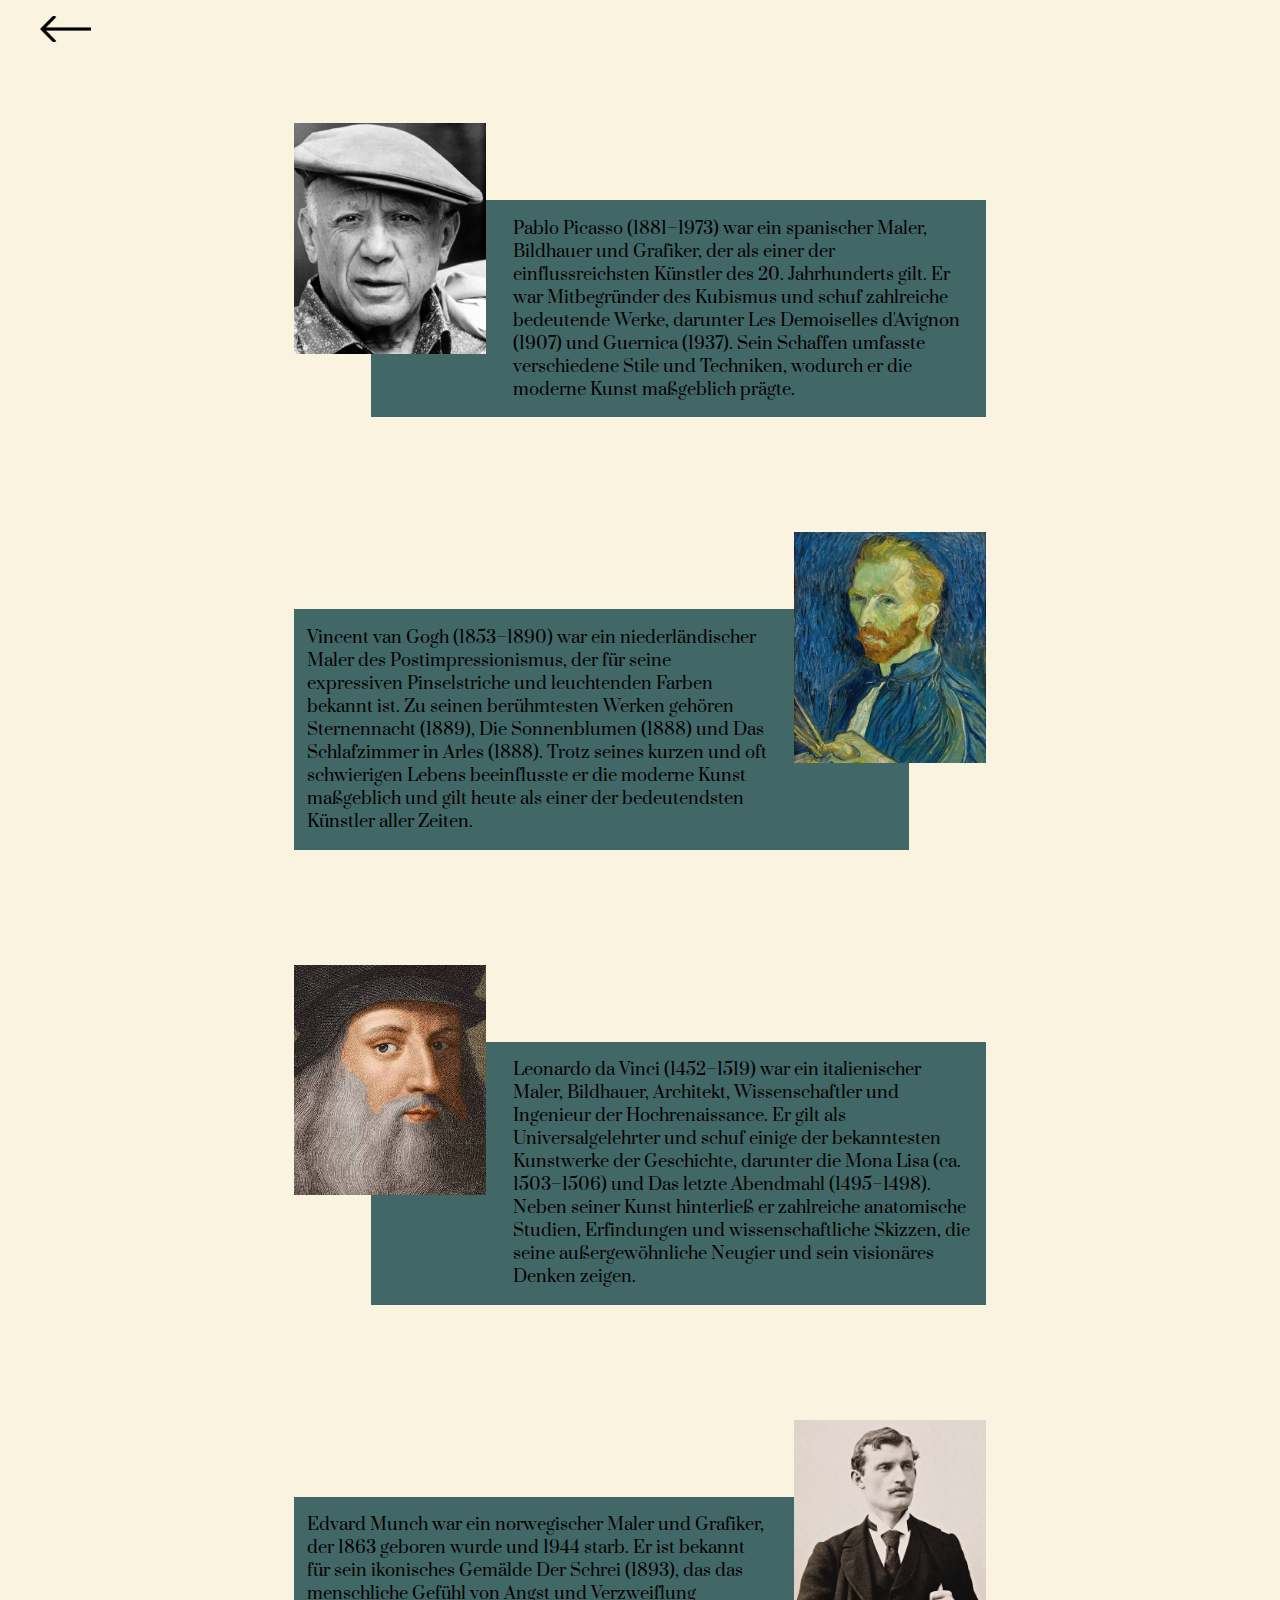
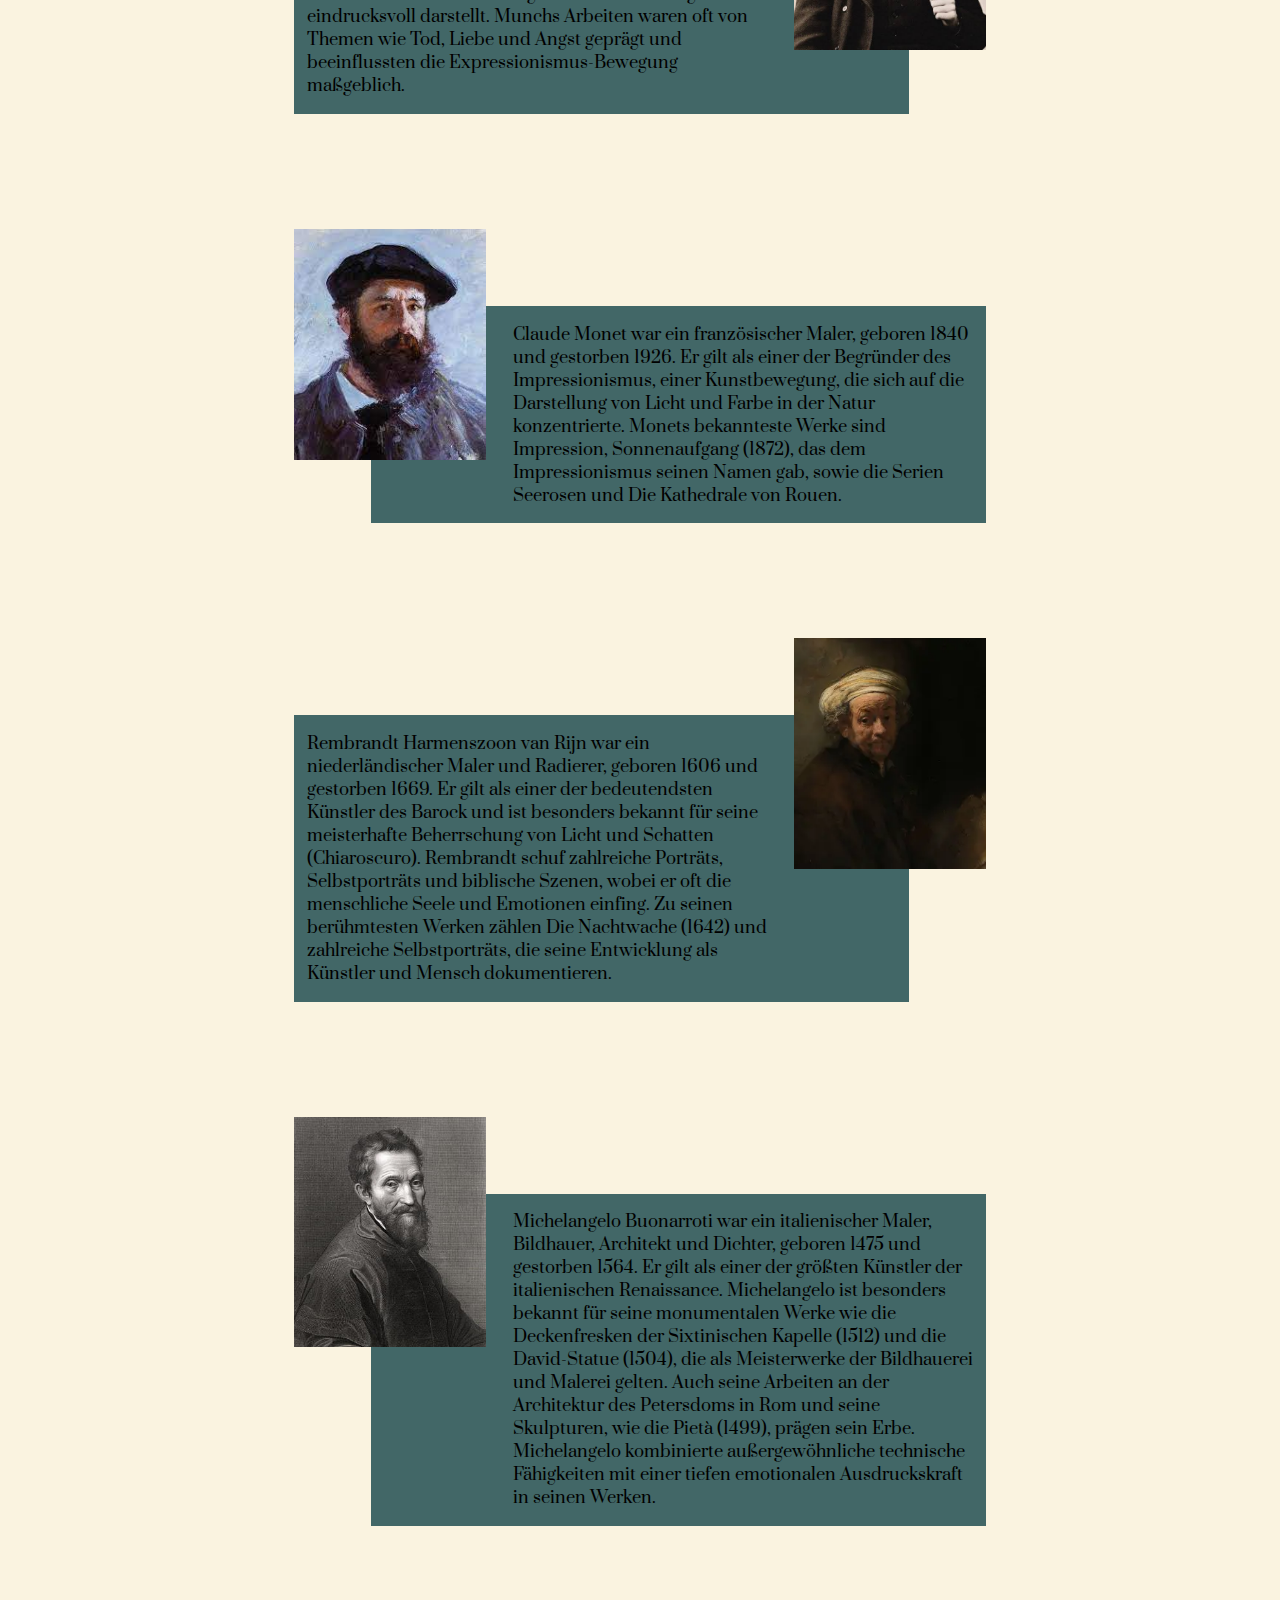
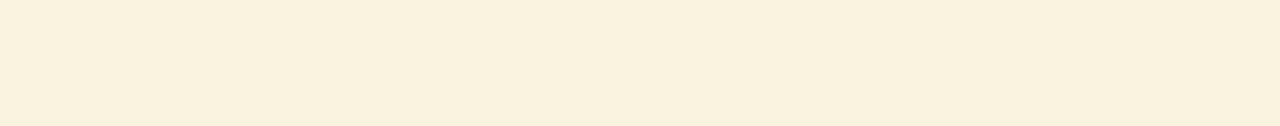
<file: html/artist.html>
<!DOCTYPE html>
<html lang="de">
<head>
    <meta charset="UTF-8">
    <!-- Sicherstellen, dass die Seite keine Zoom-Einschränkungen hat -->
    <meta name="viewport" content="width=device-width, initial-scale=1.0">
    <title>Künstler</title>
    <link href="https://fonts.googleapis.com/css2?family=Prata&display=swap" rel="stylesheet">
    <link rel="stylesheet" href="../css/artist.css">
    <link rel="stylesheet" href="../css/navigation.css">
</head>
<body>

    <main id="main-container">

        <figure id="back"></figure>

        <section class="container-one">
            <article class="description-one">
                <p class="p1">Pablo Picasso (1881–1973) war ein spanischer Maler, Bildhauer und Grafiker, der als einer der einflussreichsten Künstler des 20. Jahrhunderts gilt. Er war Mitbegründer des Kubismus und schuf zahlreiche bedeutende Werke, darunter Les Demoiselles d'Avignon (1907) und Guernica (1937). Sein Schaffen umfasste verschiedene Stile und Techniken, wodurch er die moderne Kunst maßgeblich prägte.</p>
            </article>
            <figure class="picture-one">
                <img src="../img/picasso.jpg" alt="Bild von Picasso">
            </figure>
        </section>
    
        <section class="container-two">
            <article class="description-two">
                <p class="p2">Vincent van Gogh (1853–1890) war ein niederländischer Maler des Postimpressionismus, der für seine expressiven Pinselstriche und leuchtenden Farben bekannt ist. Zu seinen berühmtesten Werken gehören Sternennacht (1889), Die Sonnenblumen (1888) und Das Schlafzimmer in Arles (1888). Trotz seines kurzen und oft schwierigen Lebens beeinflusste er die moderne Kunst maßgeblich und gilt heute als einer der bedeutendsten Künstler aller Zeiten.</p>
            </article>
            <figure class="picture-two">
                <img src="../img/vangogh.jpg" alt="Bild von Van Gogh">
            </figure>
        </section>

        <section class="container-one">
            <article class="description-one">
                <p class="p1">Leonardo da Vinci (1452–1519) war ein italienischer Maler, Bildhauer, Architekt, Wissenschaftler und Ingenieur der Hochrenaissance. Er gilt als Universalgelehrter und schuf einige der bekanntesten Kunstwerke der Geschichte, darunter die Mona Lisa (ca. 1503–1506) und Das letzte Abendmahl (1495–1498). Neben seiner Kunst hinterließ er zahlreiche anatomische Studien, Erfindungen und wissenschaftliche Skizzen, die seine außergewöhnliche Neugier und sein visionäres Denken zeigen.</p>
            </article>
            <figure class="picture-one">
                <img src="../img/davinci.jpg" alt="Bild von Davinci">
            </figure>
        </section>

        <section class="container-two">
            <article class="description-two">
                <p class="p2">Edvard Munch war ein norwegischer Maler und Grafiker, der 1863 geboren wurde und 1944 starb. Er ist bekannt für sein ikonisches Gemälde Der Schrei (1893), das das menschliche Gefühl von Angst und Verzweiflung eindrucksvoll darstellt. Munchs Arbeiten waren oft von Themen wie Tod, Liebe und Angst geprägt und beeinflussten die Expressionismus-Bewegung maßgeblich.</p>
            </article>
            <figure class="picture-two">
                <img src="../img/munch.jpg" alt="Bild von Munch">
            </figure>
        </section>

        <section class="container-one">
            <article class="description-one">
                <p class="p1">Claude Monet war ein französischer Maler, geboren 1840 und gestorben 1926. Er gilt als einer der Begründer des Impressionismus, einer Kunstbewegung, die sich auf die Darstellung von Licht und Farbe in der Natur konzentrierte. Monets bekannteste Werke sind Impression, Sonnenaufgang (1872), das dem Impressionismus seinen Namen gab, sowie die Serien Seerosen und Die Kathedrale von Rouen.</p>
            </article>
            <figure class="picture-one">
                <img src="../img/monet.jpg" alt="Bild von Monet">
            </figure>
        </section>

        <section class="container-two">
            <article class="description-two">
                <p class="p2">Rembrandt Harmenszoon van Rijn war ein niederländischer Maler und Radierer, geboren 1606 und gestorben 1669. Er gilt als einer der bedeutendsten Künstler des Barock und ist besonders bekannt für seine meisterhafte Beherrschung von Licht und Schatten (Chiaroscuro). Rembrandt schuf zahlreiche Porträts, Selbstporträts und biblische Szenen, wobei er oft die menschliche Seele und Emotionen einfing. Zu seinen berühmtesten Werken zählen Die Nachtwache (1642) und zahlreiche Selbstporträts, die seine Entwicklung als Künstler und Mensch dokumentieren.</p>
            </article>
            <figure class="picture-two">
                <img src="../img/rembrandt.jpeg" alt="Bild von Rembrandt">
            </figure>
        </section>

        <section class="container-one">
            <article class="description-one">
                <p class="p1">Michelangelo Buonarroti war ein italienischer Maler, Bildhauer, Architekt und Dichter, geboren 1475 und gestorben 1564. Er gilt als einer der größten Künstler der italienischen Renaissance. Michelangelo ist besonders bekannt für seine monumentalen Werke wie die Deckenfresken der Sixtinischen Kapelle (1512) und die David-Statue (1504), die als Meisterwerke der Bildhauerei und Malerei gelten. Auch seine Arbeiten an der Architektur des Petersdoms in Rom und seine Skulpturen, wie die Pietà (1499), prägen sein Erbe. Michelangelo kombinierte außergewöhnliche technische Fähigkeiten mit einer tiefen emotionalen Ausdruckskraft in seinen Werken.</p>
            </article>
            <figure class="picture-one">
                <img src="../img/michelangelo.jpg" alt="Bild von Michelangelo">
            </figure>
        </section>

    </main>
    
    <script src="../js/navigation.js"></script>
</body>
</html>
</file>
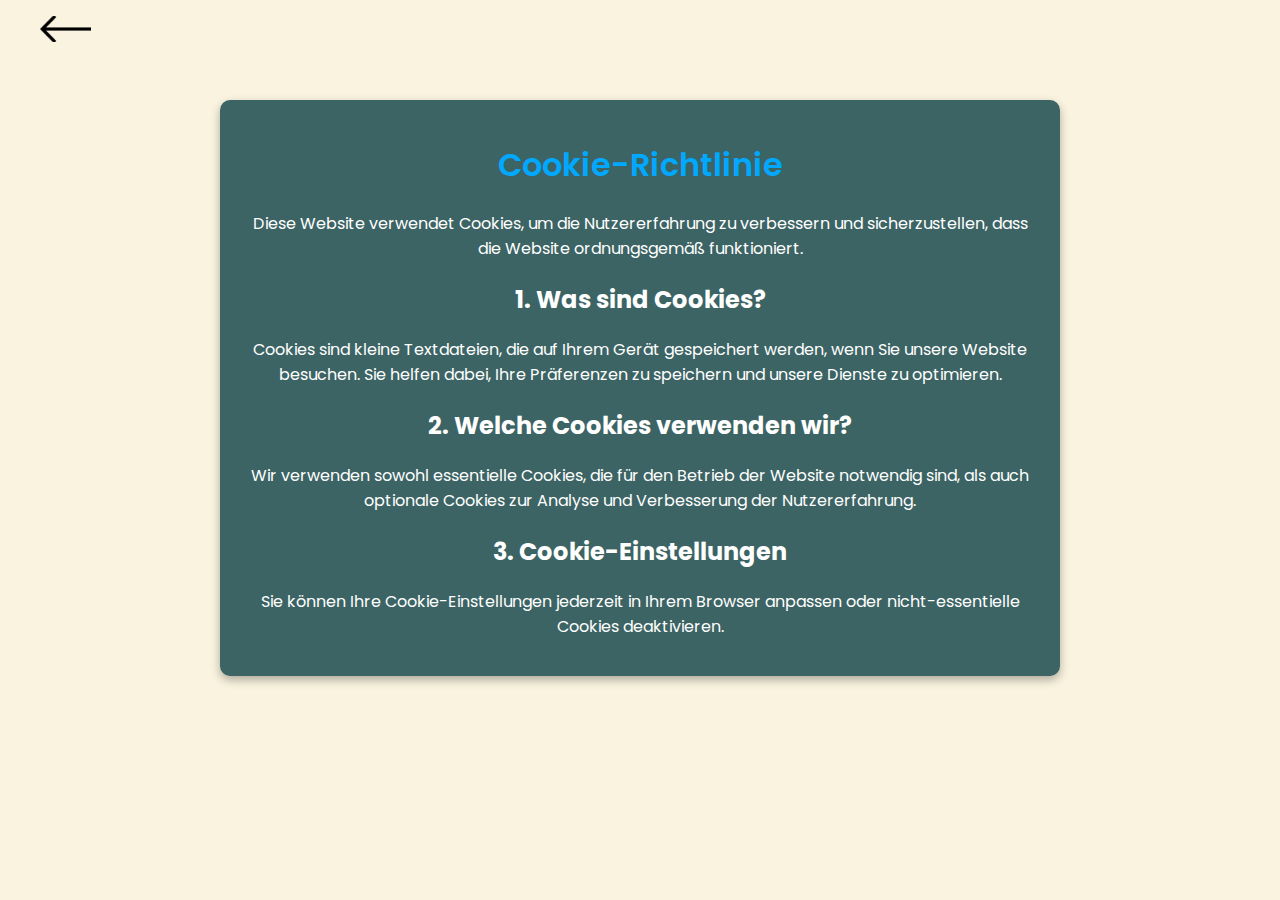
<file: html/cookies.html>
<!DOCTYPE html>
<html lang="de">
<head>
    <meta charset="UTF-8">
    <meta name="viewport" content="width=device-width, initial-scale=1.0">
    <title>Cookie-Richtlinie</title>
    <link rel="stylesheet" href="../css/legal.css">
    <link rel="stylesheet" href="../css/navigation.css">
</head>
<body>

    <figure id="back"></figure>

    <main class="container">

        <h1>Cookie-Richtlinie</h1>
        
        <section>
            <p>Diese Website verwendet Cookies, um die Nutzererfahrung zu verbessern und sicherzustellen, dass die Website ordnungsgemäß funktioniert.</p>
        </section>

        <section>
            <h2>1. Was sind Cookies?</h2>
            <p>Cookies sind kleine Textdateien, die auf Ihrem Gerät gespeichert werden, wenn Sie unsere Website besuchen. Sie helfen dabei, Ihre Präferenzen zu speichern und unsere Dienste zu optimieren.</p>
        </section>

        <section>
            <h2>2. Welche Cookies verwenden wir?</h2>
            <p>Wir verwenden sowohl essentielle Cookies, die für den Betrieb der Website notwendig sind, als auch optionale Cookies zur Analyse und Verbesserung der Nutzererfahrung.</p>
        </section>

        <section>
            <h2>3. Cookie-Einstellungen</h2>
            <p>Sie können Ihre Cookie-Einstellungen jederzeit in Ihrem Browser anpassen oder nicht-essentielle Cookies deaktivieren.</p>
        </section>
    </main>

    <script src="../js/navigation.js"></script>

</body>
</html>
</file>
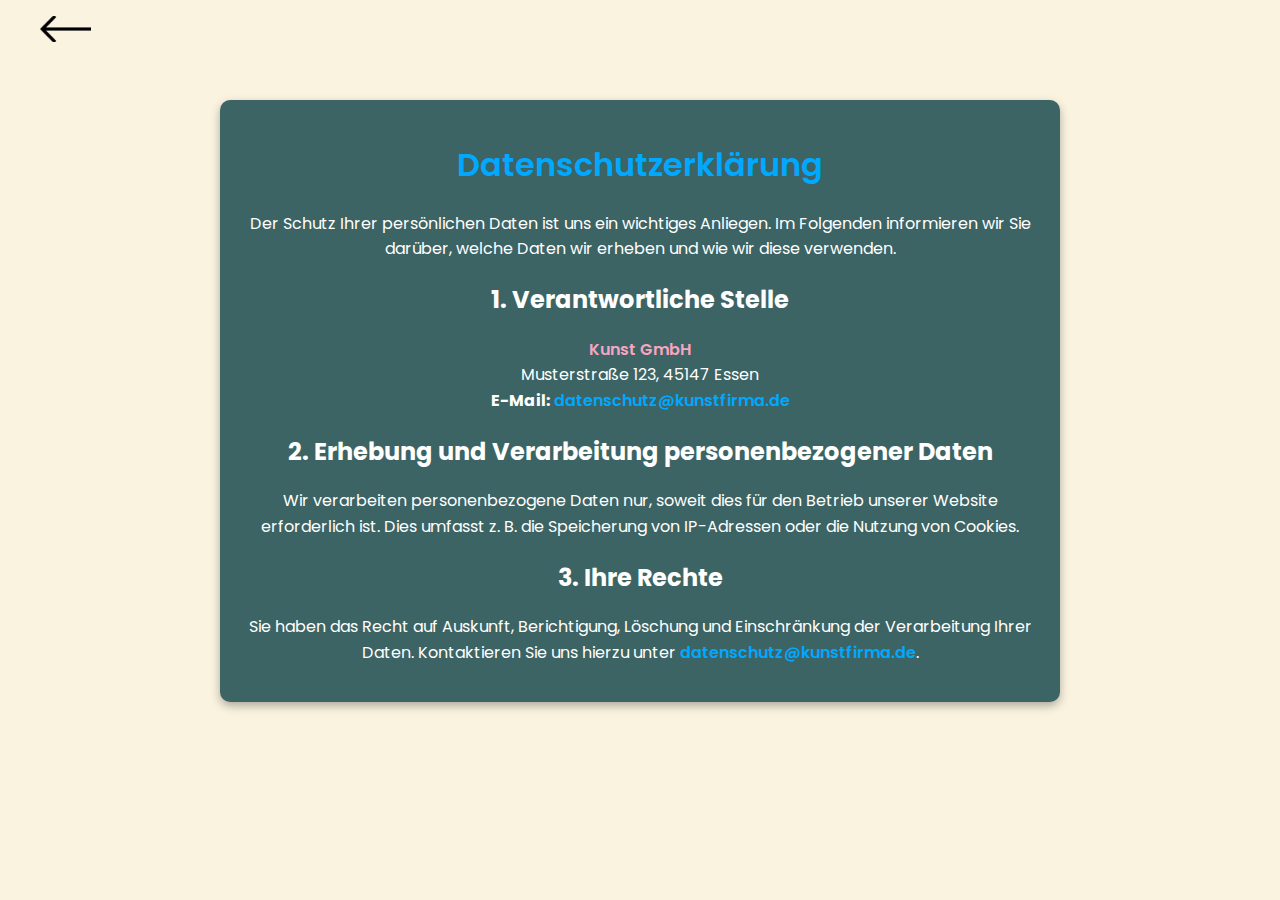
<file: html/datenschutz.html>
<!DOCTYPE html>
<html lang="de">
<head>
    <meta charset="UTF-8">
    <meta name="viewport" content="width=device-width, initial-scale=1.0">
    <title>Datenschutz</title>
    <link rel="stylesheet" href="../css/legal.css">
    <link rel="stylesheet" href="../css/navigation.css">
</head>
<body>

    <figure id="back"></figure>

    <main class="container">

        <h1>Datenschutzerklärung</h1>

        <section>
            <p>Der Schutz Ihrer persönlichen Daten ist uns ein wichtiges Anliegen. Im Folgenden informieren wir Sie darüber, welche Daten wir erheben und wie wir diese verwenden.</p>
        </section>

        <section>
            <h2>1. Verantwortliche Stelle</h2>
            <p><span class="highlight">Kunst GmbH</span><br>
               Musterstraße 123, 45147 Essen<br>
               <strong>E-Mail:</strong> <a href="mailto:datenschutz@kunstfirma.de">datenschutz@kunstfirma.de</a></p>
        </section>

        <section>
            <h2>2. Erhebung und Verarbeitung personenbezogener Daten</h2>
            <p>Wir verarbeiten personenbezogene Daten nur, soweit dies für den Betrieb unserer Website erforderlich ist. Dies umfasst z. B. die Speicherung von IP-Adressen oder die Nutzung von Cookies.</p>
        </section>

        <section>
            <h2>3. Ihre Rechte</h2>
            <p>Sie haben das Recht auf Auskunft, Berichtigung, Löschung und Einschränkung der Verarbeitung Ihrer Daten. Kontaktieren Sie uns hierzu unter <a href="mailto:datenschutz@kunstfirma.de">datenschutz@kunstfirma.de</a>.</p>
        </section>
    </main>

    <script src="../js/navigation.js"></script>

</body>
</html>
</file>
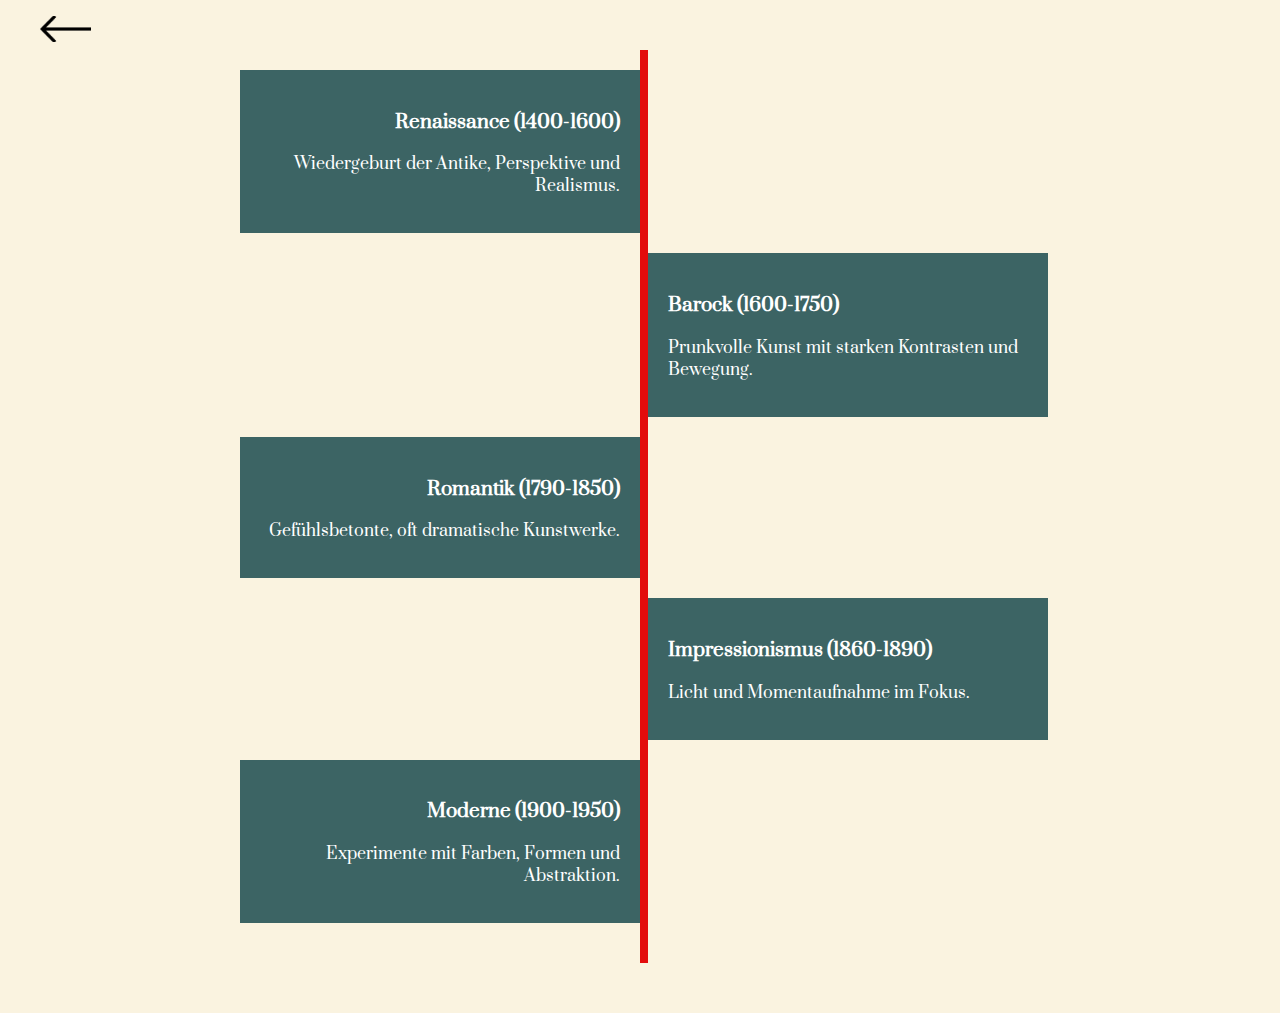
<file: html/epoch.html>
<!DOCTYPE html>
<html lang="de">
<head>
    <meta charset="UTF-8">
    <meta name="viewport" content="width=device-width, initial-scale=1.0">
    <title>Kunstepochen</title>
    <link href="https://fonts.googleapis.com/css2?family=Prata&display=swap" rel="stylesheet">
    <link rel="stylesheet" href="../css/epoch.css">
    <link rel="stylesheet" href="../css/navigation.css">
</head>
<body>

    <figure id="back"></figure>

    <section class="timeline">
        <article class="epoch">
            <h3>Renaissance (1400-1600)</h3>
            <p>Wiedergeburt der Antike, Perspektive und Realismus.</p>
        </article>
        <article class="epoch">
            <h3>Barock (1600-1750)</h3>
            <p>Prunkvolle Kunst mit starken Kontrasten und Bewegung.</p>
        </article>
        <article class="epoch">
            <h3>Romantik (1790-1850)</h3>
            <p>Gefühlsbetonte, oft dramatische Kunstwerke.</p>
        </article>
        <article class="epoch">
            <h3>Impressionismus (1860-1890)</h3>
            <p>Licht und Momentaufnahme im Fokus.</p>
        </article>
        <article class="epoch">
            <h3>Moderne (1900-1950)</h3>
            <p>Experimente mit Farben, Formen und Abstraktion.</p>
        </article>
    </section>

    <script src="../js/navigation.js"></script>

</body>
</html>
</file>
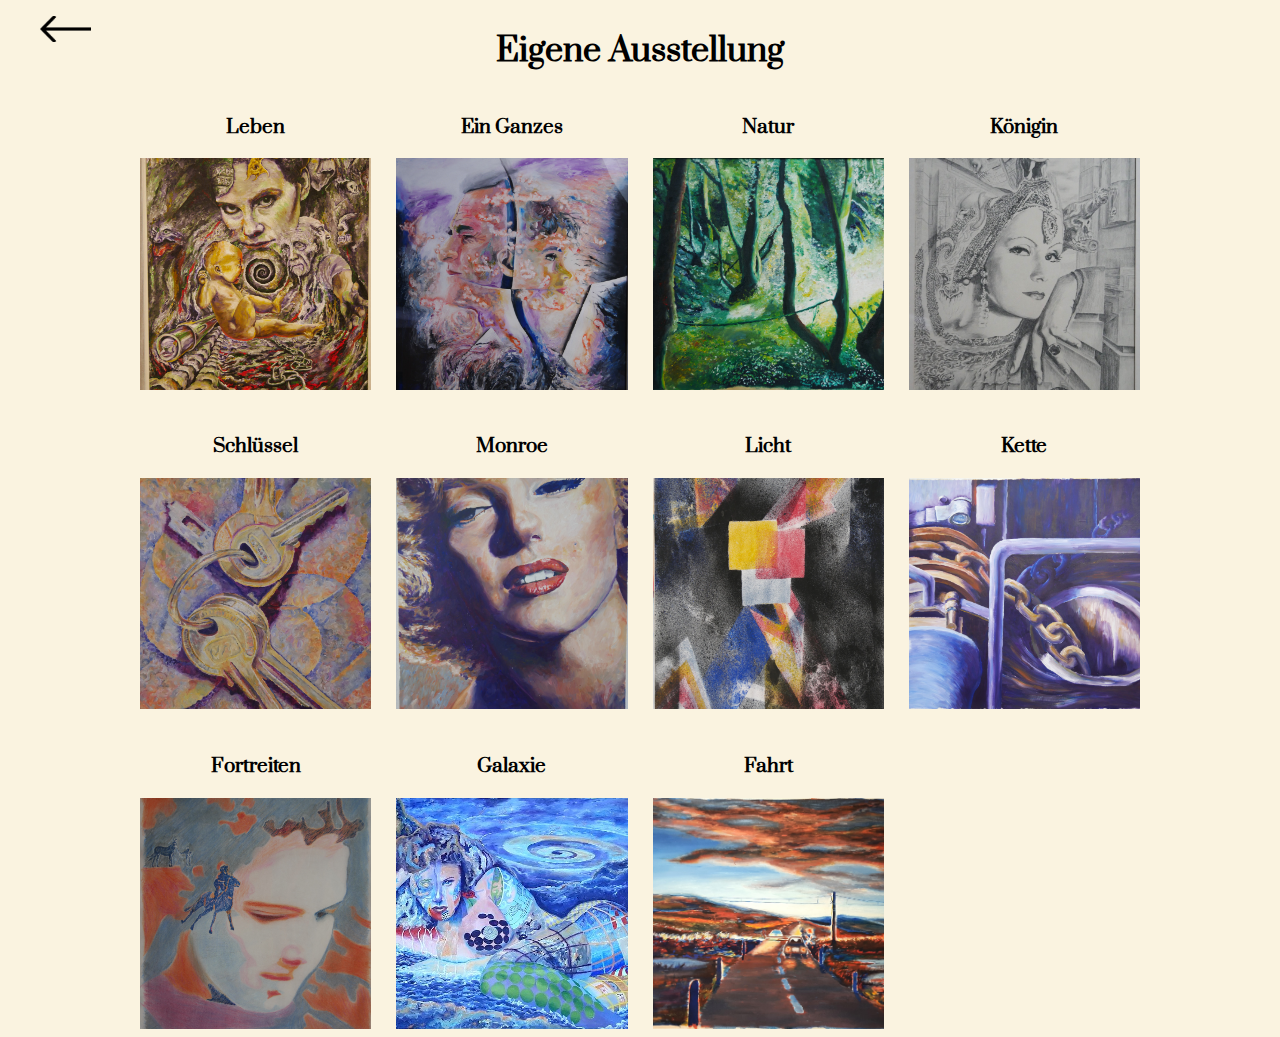
<file: html/exhibition.html>
<!DOCTYPE html>
<html lang="de">
<head>
    <meta charset="UTF-8">
    <meta name="viewport" content="width=device-width, initial-scale=1.0">
    <title>Ausstellung</title>
    <link href="https://fonts.googleapis.com/css2?family=Prata&display=swap" rel="stylesheet">
    <link rel="stylesheet" href="../css/exhibition.css">
    <link rel="stylesheet" href="../css/navigation.css">
</head>
<body>

        <figure id="back"></figure>
    
        <h1>Eigene Ausstellung</h1>
        <div class="gallery">
    
            <div class="gallery-item-div">
                <h3>Leben</h3>
                <div class="gallery-item">
                    <img class="gallery-img" src="../img/P1050611.JPG" alt="Hier wird ein Bild angezeigt">
                </div>
            </div>
    
            <div class="gallery-item-div">
                <h3>Ein Ganzes</h3>
                <div class="gallery-item">
                    <img class="gallery-img" src="../img/P1050608.JPG" alt="Hier wird ein Bild angezeigt">
                </div>
            </div>
            
            <div class="gallery-item-div">
                <h3>Natur</h3>
                <div class="gallery-item">
                    <img class="gallery-img" src="../img/P1050606.JPG" alt="Hier wird ein Bild angezeigt">
                </div>
            </div>
            
            <div class="gallery-item-div">
                <h3>Königin</h3>
                <div class="gallery-item">
                    <img class="gallery-img" src="../img/P1050596.JPG" alt="Hier wird ein Bild angezeigt">
                </div>
            </div>
            
            <div class="gallery-item-div">
                <h3>Schlüssel</h3>
                <div class="gallery-item">
                    <img class="gallery-img" src="../img/P1050337.JPG" alt="Hier wird ein Bild angezeigt">
                </div>
            </div>
            
            <div class="gallery-item-div">
                <h3>Monroe</h3>
                <div class="gallery-item">
                    <img class="gallery-img" src="../img/M_Monroe_Portrait_1.JPG" alt="Hier wird ein Bild angezeigt">
                </div>
            </div>
            
            <div class="gallery-item-div">
                <h3>Licht</h3>
                <div class="gallery-item">
                    <img class="gallery-img" src="../img/Licht_und_Farbe.jpg" alt="Hier wird ein Bild angezeigt">
                </div>
            </div>
            
            <div class="gallery-item-div">
                <h3>Kette</h3>
                <div class="gallery-item">
                    <img class="gallery-img" src="../img/Kette_2.JPG" alt="Hier wird ein Bild angezeigt">
                </div>
            </div>
            
            <div class="gallery-item-div">
                <h3>Fortreiten</h3>
                <div class="gallery-item">
                    <img class="gallery-img" src="../img/fortreiten.JPG" alt="Hier wird ein Bild angezeigt">
                </div>
            </div>
            
            <div class="gallery-item-div">
                <h3>Galaxie</h3>
                <div class="gallery-item">
                    <img class="gallery-img" src="../img/drehende_Galaxie.jpg" alt="Hier wird ein Bild angezeigt">
                </div>
            </div>
            
            <div class="gallery-item-div">
                <h3>Fahrt</h3>
                <div class="gallery-item">
                    <img class="gallery-img" src="../img/20240131_184844.jpg" alt="Hier wird ein Bild angezeigt">
                </div>
            </div>
            
        </div>


        <section id="information">
            <div id="close">&times;</div>
            <div class="img-placeholder" alt="Hier wird ein Bild angezeigt"></div>
            <div class="img-information">
                <p class="text">Das Bild zeigt eine detaillierte Szene mit verschiedenen Elementen, die harmonisch miteinander wirken. Im Vordergrund sind deutliche Formen und Strukturen erkennbar, während der Hintergrund sanft in die Tiefe übergeht. Die Farbgebung variiert zwischen hellen und dunklen Tönen, was dem Bild eine ausgewogene Wirkung verleiht.

                    Je nach Perspektive und Lichtverhältnissen entstehen unterschiedliche Eindrücke, die die Atmosphäre der Darstellung beeinflussen. Einzelne Objekte oder Personen stehen im Fokus, während weitere Details die Komposition ergänzen. Die Anordnung der Elemente sorgt für eine stimmige Gesamtwirkung und lädt den Betrachter dazu ein, die Szenerie näher zu erkunden.</p>
            </div>
        </section>



        <script src="../js/navigation.js"></script>
        <script src="../js/exhibition.js"></script>

</body>
</html>
</file>
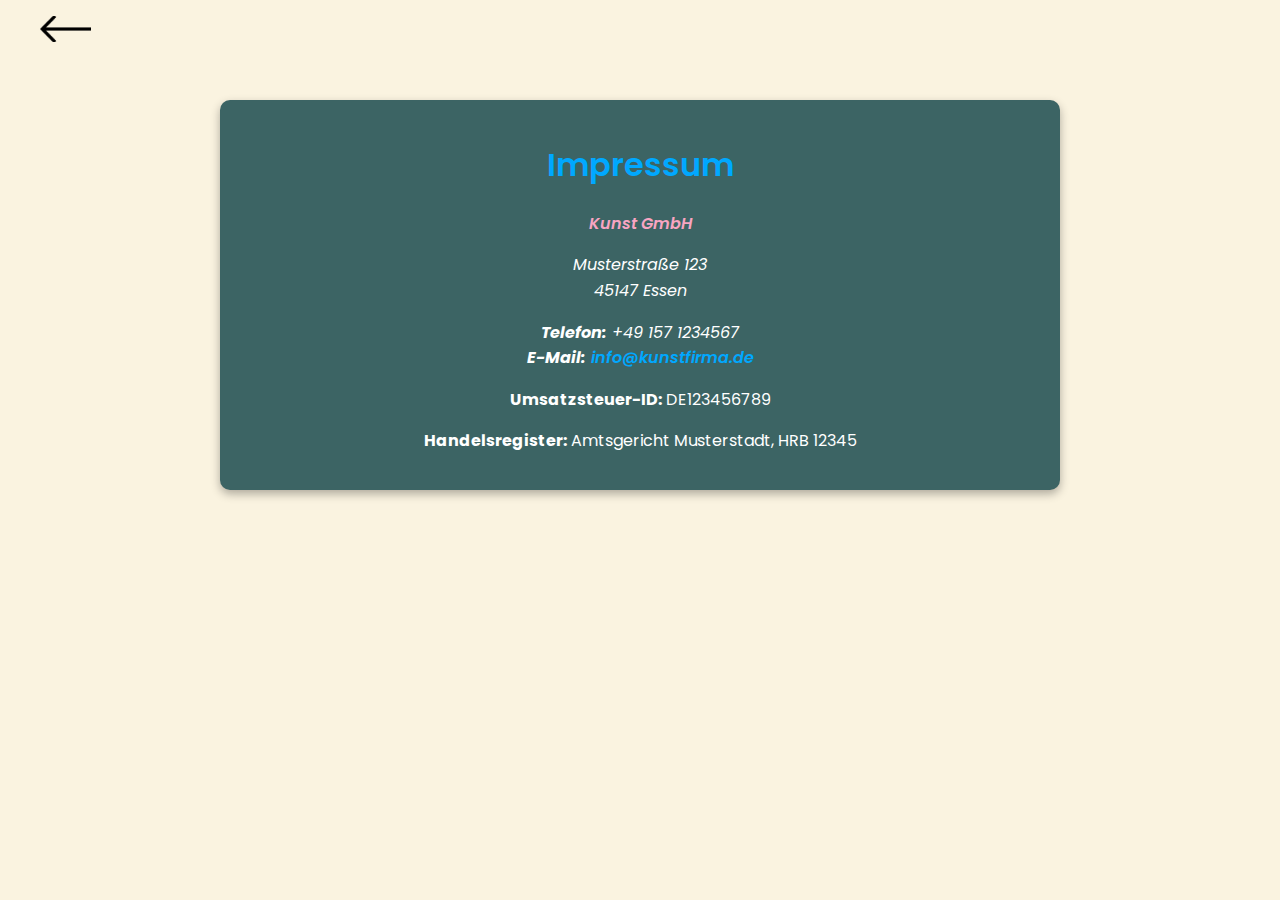
<file: html/impressum.html>
<!DOCTYPE html>
<html lang="de">
<head>
    <meta charset="UTF-8">
    <meta name="viewport" content="width=device-width, initial-scale=1.0">
    <title>Impressum</title>
    <link rel="stylesheet" href="../css/legal.css">
    <link rel="stylesheet" href="../css/navigation.css">
</head>
<body>

    <figure id="back"></figure>

    <main class="container">

        <h1>Impressum</h1>

        <address>
            <p><span class="highlight">Kunst GmbH</span></p>
            <p>Musterstraße 123<br>45147 Essen</p>
            <p>
                <strong>Telefon:</strong> +49 157 1234567<br>
                <strong>E-Mail:</strong> <a href="mailto:info@kunstfirma.de">info@kunstfirma.de</a>
            </p>
        </address>
        <p><strong>Umsatzsteuer-ID:</strong> DE123456789</p>
        <p><strong>Handelsregister:</strong> Amtsgericht Musterstadt, HRB 12345</p>
    </main>

    <script src="../js/navigation.js"></script>

</body>
</html>
</file>
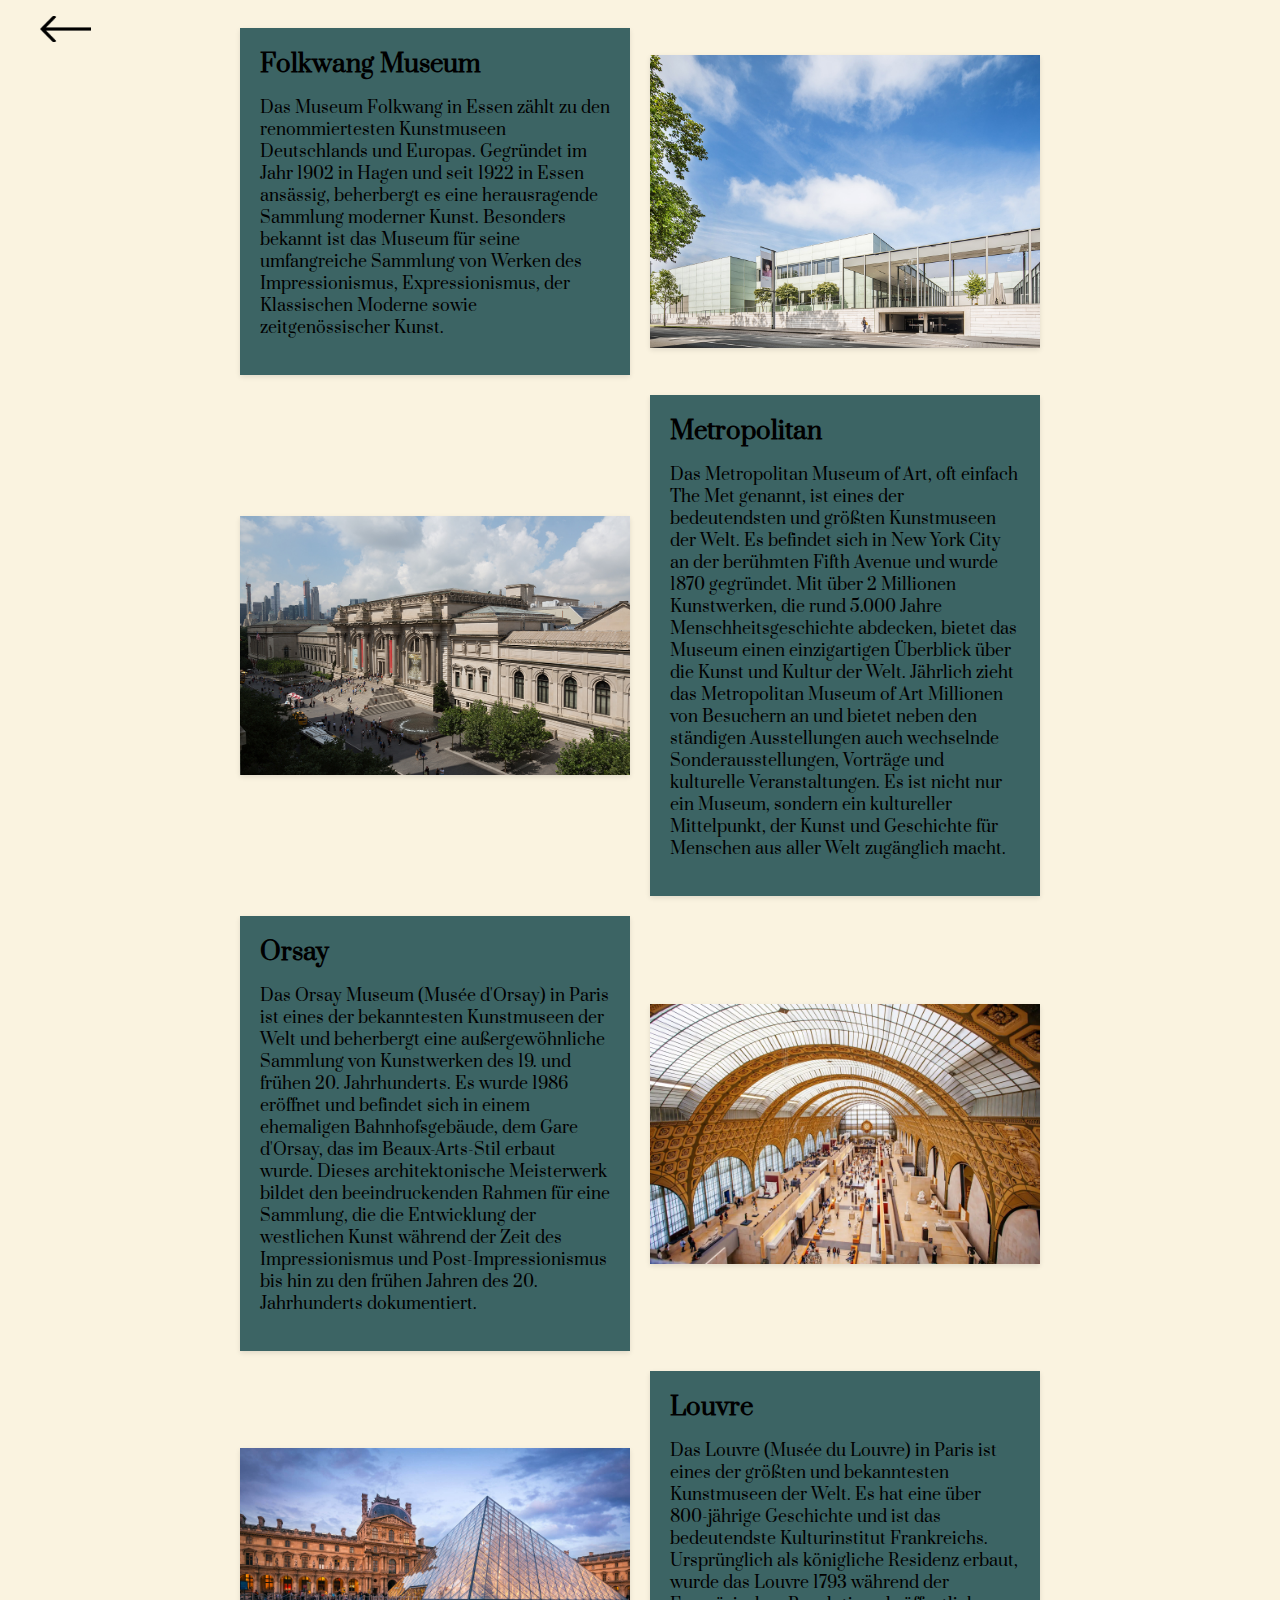
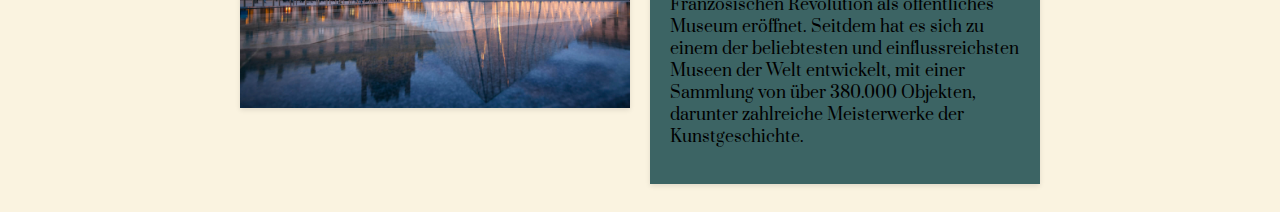
<file: html/museum.html>
<!DOCTYPE html>
<html lang="de">
<head>
    <meta charset="UTF-8">
    <meta name="viewport" content="width=device-width, initial-scale=1.0">
    <title>Museen</title>
    <link href="https://fonts.googleapis.com/css2?family=Prata&display=swap" rel="stylesheet">
    <link rel="stylesheet" href="../css/museum.css">
    <link rel="stylesheet" href="../css/navigation.css">
</head>
<body>
    <main class="container">

        <figure id="back"></figure>

        <section class="row">
            <article class="description">
                <h2 class="heading">Folkwang Museum</h2>
                <p>Das Museum Folkwang in Essen zählt zu den renommiertesten Kunstmuseen Deutschlands und Europas. Gegründet im Jahr 1902 in Hagen und seit 1922 in Essen ansässig, beherbergt es eine herausragende Sammlung moderner Kunst. Besonders bekannt ist das Museum für seine umfangreiche Sammlung von Werken des Impressionismus, Expressionismus, der Klassischen Moderne sowie zeitgenössischer Kunst.</p>
            </article>
            <figure class="image">
                <img class="museum-img" src="../img/folkwang.jpg" alt="Bild">
            </figure>
        </section>
        <section class="row">
            <figure class="image">
                <img class="museum-img" src="../img/metropolitan.jpg" alt="Bild">
            </figure>
            <article class="description">
                <h2 class="heading">Metropolitan</h2>
                <p>Das Metropolitan Museum of Art, oft einfach The Met genannt, ist eines der bedeutendsten und größten Kunstmuseen der Welt. Es befindet sich in New York City an der berühmten Fifth Avenue und wurde 1870 gegründet. Mit über 2 Millionen Kunstwerken, die rund 5.000 Jahre Menschheitsgeschichte abdecken, bietet das Museum einen einzigartigen Überblick über die Kunst und Kultur der Welt. Jährlich zieht das Metropolitan Museum of Art Millionen von Besuchern an und bietet neben den ständigen Ausstellungen auch wechselnde Sonderausstellungen, Vorträge und kulturelle Veranstaltungen. Es ist nicht nur ein Museum, sondern ein kultureller Mittelpunkt, der Kunst und Geschichte für Menschen aus aller Welt zugänglich macht.</p>
            </article>
        </section>
        <section class="row">
            <article class="description">
                <h2 class="heading">Orsay</h2>
                <p>Das Orsay Museum (Musée d'Orsay) in Paris ist eines der bekanntesten Kunstmuseen der Welt und beherbergt eine außergewöhnliche Sammlung von Kunstwerken des 19. und frühen 20. Jahrhunderts. Es wurde 1986 eröffnet und befindet sich in einem ehemaligen Bahnhofsgebäude, dem Gare d'Orsay, das im Beaux-Arts-Stil erbaut wurde. Dieses architektonische Meisterwerk bildet den beeindruckenden Rahmen für eine Sammlung, die die Entwicklung der westlichen Kunst während der Zeit des Impressionismus und Post-Impressionismus bis hin zu den frühen Jahren des 20. Jahrhunderts dokumentiert.</p>
            </article>
            <figure class="image">
                <img class="museum-img" src="../img/orsay.jpg" alt="Bild">
            </figure>
        </section>
        <section class="row">
            <figure class="image">
                <img class="museum-img" src="../img/louvre.jpg" alt="Bild">
            </figure>
            <article class="description">
                <h2 class="heading">Louvre</h2>
                <p>Das Louvre (Musée du Louvre) in Paris ist eines der größten und bekanntesten Kunstmuseen der Welt. Es hat eine über 800-jährige Geschichte und ist das bedeutendste Kulturinstitut Frankreichs. Ursprünglich als königliche Residenz erbaut, wurde das Louvre 1793 während der Französischen Revolution als öffentliches Museum eröffnet. Seitdem hat es sich zu einem der beliebtesten und einflussreichsten Museen der Welt entwickelt, mit einer Sammlung von über 380.000 Objekten, darunter zahlreiche Meisterwerke der Kunstgeschichte.</p>
            </article>
        </section>
    </main>

    <script src="../js/navigation.js"></script>

</body>
</html>
</file>
<file: css/artist.css>
body {
    margin: 0 auto;
    font-family: 'Prata', serif;
}
#main-container {
    position: relative;
    width: 100%;
    background-color: #FAF3E0;
    display: flex;
    align-items: center;
    flex-direction: column;
    gap: 15vw;
    padding: 200px 0 200px 0;
}
.container-one {
    height: max-content;
    width: 60vw;
    display: flex;
    flex-direction: row-reverse;
    margin-right: 6%;
}
.description-one {
    height: 100%;
    width: 80%;
    background-color: #426767;
    font-size: 1.3vw;
    overflow: auto;      
}

.picture-one {
    height: 18vw;
    width: 25%;
    background-color: yellow;
    z-index: 100;
    margin: -10% -15% 0 0;
}
.container-two {
    height: max-content;
    width: 60vw;
    display: flex;
    margin-left: 6%;
}
.description-two {
    height: 100%;
    width: 80%;
    background-color: #426767;
    float: left;
    font-size: 1.3vw;
    overflow: auto;
}
.picture-two {
    height: 18vw;
    width: 25%;
    background-color: yellow;
    z-index: 100;
    margin: -10% 0 0 -15%;
}

img {
    height: 100%;
    width: 100%;
    object-fit: cover;
}

.p1 {
    width: 75%;
    float: right;
    margin-right: 2%;
}

.p2 {
    width: 75%;
    float: left;
    margin-left: 2%;
}



/* Tablet */
@media (max-width: 959px) {

    .container-one {
        height: 35vw;
        width: 90vw;
        margin-right: 9%;
    }

    .container-two {
        height: 35vw;
        width: 90vw;
        margin-left: 9%;
    }

    #main-container {
        padding: 150px 0 100px 0;
    }

    .p1 {
        font-size: 2.5vw;
    }

    .p2 {
        font-size: 2.5vw;
    }

    .picture-one {
        height: 27vw;
    }

    .picture-two {
        height: 27vw;
    }

    .container-one {
        height: max-content;
    }

    .container-two {
        height: max-content;
    }
}



/* Smartphone */
@media (max-width: 767px) {

    body {
        margin: 0 auto;
    }
    #main-container {
        position: relative;
        width: 100%;
        background-color: #FAF3E0;
        display: flex;
        align-items: center;
        flex-direction: column;
        gap: 15vw;
        padding: 50px 0 50px 0;
    }
    .container-one {
        background-color: #426767;     
        height: 100%;
        width: 85%;
        display: flex;
        flex-direction: column-reverse;
        align-items: center;
        margin-right: 0%;
    }
    .description-one {
        height: 100%;
        width: 100%;
        background-color: #426767;
        font-size: 5vw;
        display: flex;
        justify-content: center;   
    }
    
    .picture-one {
        height: 350px;
        width: 100%;
        background-color: yellow;
        z-index: 100;
        margin: 0% 0% 0 0;
    }
    .container-two {
        background-color: #426767;     
        height: 100%;
        width: 85%;
        display: flex;
        flex-direction: column-reverse;
        align-items: center;
        margin-left: 0%;
    }
    .description-two {
        height: 100%;
        width: 100%;
        background-color: #426767;
        font-size: 5vw;
        display: flex;
        justify-content: center; 
    }
    .picture-two {
        height: 350px;
        width: 100%;
        background-color: yellow;
        z-index: 100;
        margin: 0% 0% 0 0;
    }
    
    img {
        height: 100%;
        width: 100%;
        object-fit: cover;
    }
    
    .p1 {
        width: 90%;
        float: initial;
        margin-right: 0%;
        text-align: center;
        font-size: 3.5vw;
    }
    
    .p2 {
        width: 90%;
        float: initial;
        margin-right: 0%;
        text-align: center;
        font-size: 3.5vw;
    }




}
</file>
<file: css/navigation.css>
#back {
    position: absolute;
    left: 0;
    top: 0;
    height: 2vw;
    width: 4vw;
    background-image: url(../img/back-arrow.png);
    background-position: center;
    background-repeat: no-repeat;
    background-size: cover;
    cursor: pointer;
}

#back:hover {
    scale: 110%;
}



/* Tablet */
@media (max-width: 959px) {
    #back {
        height: 4vw;
        width: 8vw;
    }
}
</file>
<file: css/legal.css>
@import url('https://fonts.googleapis.com/css2?family=Poppins:wght@300;400;600&display=swap');
        
body {
    font-family: 'Poppins', sans-serif;
    margin: 0;
    padding: 0;
    background-color: #FAF3E0;
    text-align: center;
    color: white;
}
.container {
    max-width: 800px;
    margin: 100px auto;
    padding: 20px;
    background: #3c6464;
    border-radius: 10px;
    box-shadow: 0px 4px 10px rgba(0, 0, 0, 0.3);
    transition: transform 0.3s ease-in-out;
}
.container:hover {
    transform: scale(1.02);
}
h1 {
    color: #00a8ff;
    font-weight: 600;
}
p {
    font-size: 16px;
    line-height: 1.6;
}
.highlight {
    color: #f8a5c2;
    font-weight: 600;
}
a {
    color: #00a8ff;
    text-decoration: none;
    font-weight: 600;
}
a:hover {
    text-decoration: underline;
}


/* Tablet */
@media (max-width: 959px) {
    .container {
        height: 60vh;
        width: 80vw;
    }

    .container:hover {
        transform: none;
    }
}


/* Smartphone */
@media (max-width: 767px) {
    .container {
        height: max-content;
        width: 80vw;
    }

    h1 {
        font-size: 28px;
    }
}
</file>
<file: css/epoch.css>
body {
    font-family: Arial, sans-serif;
    margin: 0;
    padding: 0;
    background-color: #FAF3E0;
    font-family: 'Prata', serif;
}

.timeline {
    position: relative;
    max-width: 800px;
    margin: 50px auto;
    padding: 20px;
}

.timeline::after {
    content: '';
    position: absolute;
    width: 8px;
    background: #e30c0c;
    top: 0;
    bottom: 0;
    left: 50%;
}

.epoch {
    position: relative;
    width: 50%;
    padding: 20px;
    box-sizing: border-box;
    background-color: #3c6464;
    margin-bottom: 20px;
    z-index: 100;
    color: white;
    transition: transform 0.3s ease, box-shadow 0.3s ease, background 0.3s ease;
    cursor: pointer;
}

.epoch:hover {
    transform: scale(1.04);
    box-shadow: 0 10px 25px rgba(0, 255, 255, 0.3);
}

.epoch:nth-child(odd):hover {
    background: linear-gradient(-135deg, #3c6464, #4da6a6);

}

.epoch:nth-child(even):hover {
    background: linear-gradient(135deg, #3c6464, #4da6a6);
}

.epoch:nth-child(odd) {
    left: 0;
    text-align: right;
}
.epoch:nth-child(even) {
    left: 51%;
    text-align: left;
}


/* Tablet */
@media (max-width: 959px) {
    body {
        padding-top: 50px;
    }
}

/* Smartphone */
@media screen and (max-width: 768px) {

    body {
        padding: 0;
    }

    .epoch {
        width: 100%;
        padding-left: 40px;
        text-align: left !important;
    }

    .epoch:nth-child(even) {
        left: 0;
    }

    .timeline::after {
        left: 5px;
    }
    
}
</file>
<file: css/exhibition.css>
body {
    display: flex;
    justify-content: center;
    align-items: center;
    background-color: #FAF3E0;
    flex-direction: column;
    font-family: 'Prata', serif;
    user-select: none;
}

.gallery {
    display: grid;
    grid-template-columns: repeat(auto-fit, minmax(200px, 1fr));
    gap: 25px;
    width: 80%;
    max-width: 1000px;
}

.gallery-item-div {
    display: flex;
    align-items: center;
    flex-direction: column;
    user-select: none;
}

.gallery-item {
    position: relative;
    width: 100%;
    aspect-ratio: 1;
    overflow: hidden;
    transition: transform 0.1s ease-in-out, box-shadow 0.1s ease-in-out;
}
.gallery-item:hover {
    transform: scale(1.05);
    box-shadow: 0 10px 20px rgba(0, 0, 0, 0.5);
}


.gallery-img {
    object-fit: cover;
    height: 100%;
    width: 100%;   
}


#information {
    position: fixed;
    top: 0;
    right: -100vw;
    width: 100vw;
    height: 100vh;
    background-color: #3c6464;
    transition: transform 0.7s ease-in-out;
    display: flex;
    justify-content: center;
    align-items: center;
    gap: 5%;
    z-index: 100;
    will-change: transform;
}

#information.active {
    transform: translateX(-100vw);
}

.img-placeholder {
    aspect-ratio: 1 / 1;
    width: 25%;
    opacity: 0;
    transition: opacity 1.3s ease-in-out;
    transition-delay: 0.7s;
}

.img-placeholder.active {
    opacity: 1;
}

.img-information {
    height: 55%;
    width: 55%;
    line-height: 250%;
}

.text {
    opacity: 0;
    transition: opacity 1.3s ease-in-out;
    transition-delay: 1.4s;
}

.text.active {
    opacity: 1;
}

#close {
    position: absolute;
    width: 5%;
    aspect-ratio: 1 / 1;
    left: 0;
    top: 0;
    font-size: 3.5vw;
    display: flex;
    align-items: center;
    justify-content: center;
    cursor: pointer;
}

#close:hover {
    scale: 120%;
}



/* Tablet */
@media (max-width: 959px) {

    body {
        padding-top: 25px;
    }

    .gallery {
        gap: 40px;
    }



    #information {
        top: -100vh;
        right: 0;
        flex-direction: column;
    }
    
    #information.active {
        transform: translateY(100vh);
    }
    
    .img-placeholder {
        width: 40%;
    }
    
    .img-information {
        line-height: 220%;
        font-size: 120%;
        width: 70%;
    }
    
    #close {
        width: 7%;
        font-size: 6.5vw;
    }
    
    #close:hover {
        scale: 120%;
    }

}

/* Smartphone */
@media (max-width: 767px) {

    #information {
        overflow: scroll;
    }
    
    .img-placeholder {
        width: 55%;
    }
    
    .img-information {
        line-height: 200%;
        font-size: 90%;
        width: 80%;
    }
    
    #close {
        width: 8%;
        font-size: 8.5vw;
    }

}
</file>
<file: css/museum.css>
body {
    font-family: Arial, sans-serif;
    background-color: #FAF3E0;
    padding: 20px;
    font-family: 'Prata', serif;
}
.container {
    max-width: 800px;
    margin: 0 auto;
    display: grid;
    gap: 20px;
}
.row {
    display: grid;
    grid-template-columns: 1fr 1fr;
    gap: 20px;
    align-items: center;
}
.description, .image {
    background: #3c6464;
    padding: 20px;
    box-shadow: 0 2px 5px rgba(0, 0, 0, 0.1);
}
.image {
    background-color: #ddd;
    padding: 0;
    margin: 0;
    display: flex;
}

.museum-img {
    object-fit: cover;
    height: 100%;
    width: 100%;
}

.heading {
    margin: 0;
}


/* Tablet */
@media (max-width: 959px) {
    .container {
        padding-top: 50px;
    }
}


/* Smartphone */
@media (max-width: 767px) {
    .row {
        grid-template-columns: 1fr;
        margin-bottom: 30px;
        gap: 10px;
    }

    .container {
        padding-top: 25px;
    }

    .image {
        order: -1;
    }

}
</file>
